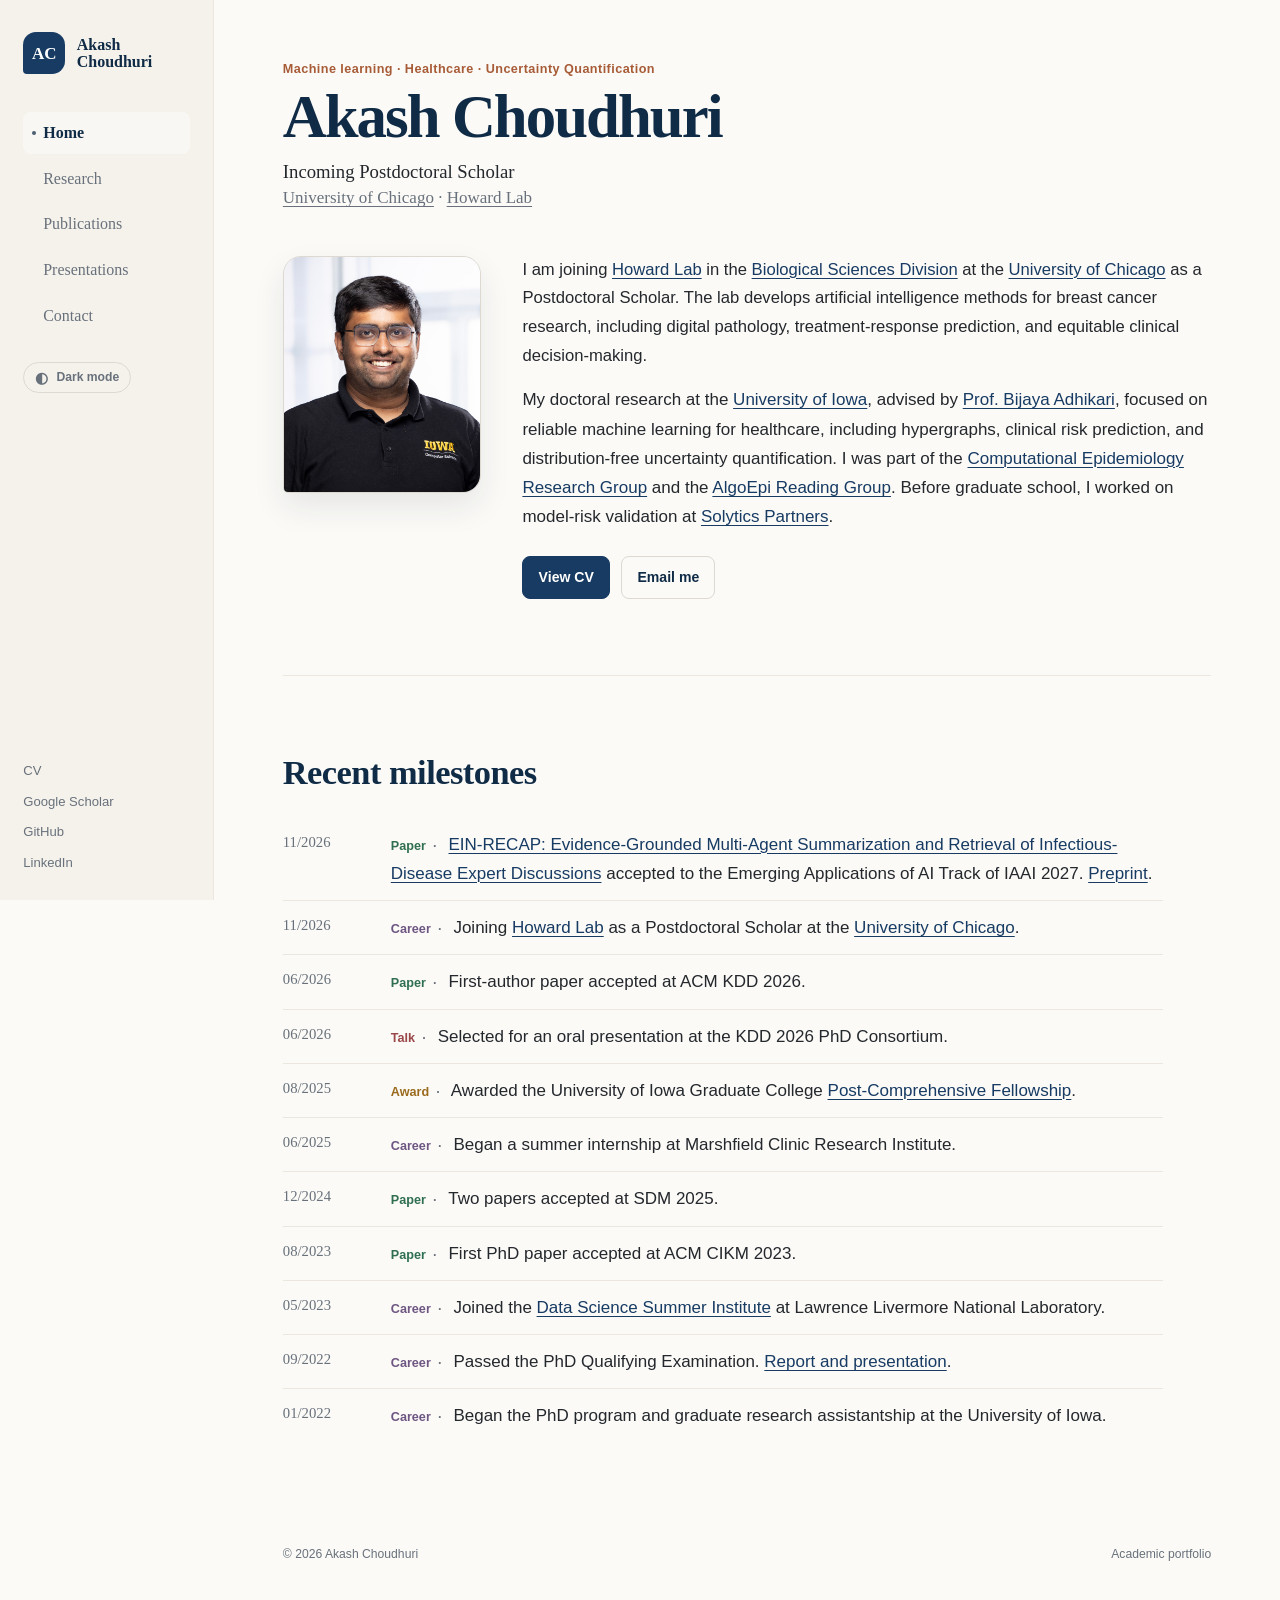
<file: index.html>
<!doctype html>
<html lang="en">
  <head>
    <meta charset="utf-8">
    <meta name="viewport" content="width=device-width, initial-scale=1">
    <meta name="description" content="Akash Choudhuri — incoming Postdoctoral Scholar at the University of Chicago, joining Howard Lab to work on trustworthy machine learning for healthcare and oncology.">
    <meta name="theme-color" content="#173b63">
    <title>Akash Choudhuri | Incoming Postdoctoral Scholar</title>
    <script>try{const t=localStorage.getItem("theme"),d=matchMedia("(prefers-color-scheme: dark)").matches;document.documentElement.dataset.theme=t||(d?"dark":"light")}catch(e){document.documentElement.dataset.theme="light"}</script>
    <link rel="stylesheet" href="assets/css/portfolio.css">
  </head>
  <body>
    <a class="skip-link" href="#main-content">Skip to content</a>
    <div class="site-shell">
      <aside class="sidebar" aria-label="Primary navigation">
        <a class="site-mark" href="index.html" aria-label="Akash Choudhuri — home"><span class="site-mark__monogram" aria-hidden="true">AC</span><span class="site-mark__name">Akash<br>Choudhuri</span></a>
        <nav class="nav-list">
          <a class="nav-link is-active" href="index.html" aria-current="page">Home</a>
          <a class="nav-link" href="research.html">Research</a>
          <a class="nav-link" href="publications.html">Publications</a>
          <a class="nav-link" href="presentations.html">Presentations</a>
          <a class="nav-link" href="contact.html">Contact</a>
        </nav>
        <button id="theme-toggle" class="theme-toggle" type="button" aria-pressed="false"><span class="theme-toggle__icon" aria-hidden="true">◐</span><span class="theme-toggle__label">Dark mode</span></button>
        <div class="sidebar-links" aria-label="External profiles">
          <a href="assets/Resume-39.pdf">CV</a><a href="https://scholar.google.com/citations?user=HaNARFsAAAAJ&amp;hl=en">Google Scholar</a><a href="https://github.com/Soothysay">GitHub</a><a href="https://www.linkedin.com/in/akash-choudhuri/">LinkedIn</a>
        </div>
      </aside>
      <main id="main-content" class="main-column">
        <section class="hero section-block">
          <div class="hero-heading">
            <p class="eyebrow">Machine learning · Healthcare · Uncertainty Quantification</p>
            <h1>Akash Choudhuri</h1>
            <p class="role">Incoming Postdoctoral Scholar</p>
            <p class="affiliation"><a href="https://www.uchicago.edu/">University of Chicago</a> · <a href="https://voices.uchicago.edu/howardlab/">Howard Lab</a></p>
          </div>
          <div class="profile-grid">
            <figure class="portrait-wrap"><img class="portrait" src="images/Choudhuri, Akash 40762.jpg" alt="Portrait of Akash Choudhuri" width="220" height="260"></figure>
            <div class="profile-copy">
              <p>I am joining <a href="https://voices.uchicago.edu/howardlab/">Howard Lab</a> in the <a href="https://biologicalsciences.uchicago.edu/">Biological Sciences Division</a> at the <a href="https://www.uchicago.edu/">University of Chicago</a> as a Postdoctoral Scholar. The lab develops artificial intelligence methods for breast cancer research, including digital pathology, treatment-response prediction, and equitable clinical decision-making.</p>
              <p>My doctoral research at the <a href="https://cs.uiowa.edu/">University of Iowa</a>, advised by <a href="https://homepage.divms.uiowa.edu/~badhikari/">Prof. Bijaya Adhikari</a>, focused on reliable machine learning for healthcare, including hypergraphs, clinical risk prediction, and distribution-free uncertainty quantification. I was part of the <a href="https://pisa.cs.uiowa.edu/compepi/">Computational Epidemiology Research Group</a> and the <a href="https://compepiuiowa.github.io/reading-group/">AlgoEpi Reading Group</a>. Before graduate school, I worked on model-risk validation at <a href="https://solytics-partners.com/">Solytics Partners</a>.</p>
              <div class="hero-actions"><a class="button button--primary" href="assets/Resume-39.pdf">View CV</a><a class="button" href="mailto:akash-choudhuri@uiowa.edu">Email me</a></div>
            </div>
          </div>
        </section>
        <section class="section-block" aria-labelledby="news-title">
          <div class="section-heading"><h2 id="news-title">Recent milestones</h2></div>
          <ol class="news-list">
            <li><time datetime="2026-11">11/2026</time><p><span class="news-tag news-tag--paper">Paper</span> <a href="https://www.medrxiv.org/content/10.64898/2026.11.05.26367381v1">EIN-RECAP: Evidence-Grounded Multi-Agent Summarization and Retrieval of Infectious-Disease Expert Discussions</a> accepted to the Emerging Applications of AI Track of IAAI 2027. <a href="https://www.medrxiv.org/content/10.64898/2026.11.05.26367381v1">Preprint</a>.</p></li>
            <li><time datetime="2026-11">11/2026</time><p><span class="news-tag news-tag--career">Career</span> Joining <a href="https://voices.uchicago.edu/howardlab/">Howard Lab</a> as a Postdoctoral Scholar at the <a href="https://www.uchicago.edu/">University of Chicago</a>.</p></li>
            <li><time datetime="2026-06">06/2026</time><p><span class="news-tag news-tag--paper">Paper</span> First-author paper accepted at ACM KDD 2026.</p></li>
            <li><time datetime="2026-06">06/2026</time><p><span class="news-tag news-tag--talk">Talk</span> Selected for an oral presentation at the KDD 2026 PhD Consortium.</p></li>
            <li><time datetime="2025-08">08/2025</time><p><span class="news-tag news-tag--award">Award</span> Awarded the University of Iowa Graduate College <a href="https://grad.uiowa.edu/funding/fellowships/post-comp">Post-Comprehensive Fellowship</a>.</p></li>
            <li><time datetime="2025-06">06/2025</time><p><span class="news-tag news-tag--career">Career</span> Began a summer internship at Marshfield Clinic Research Institute.</p></li>
            <li><time datetime="2024-12">12/2024</time><p><span class="news-tag news-tag--paper">Paper</span> Two papers accepted at SDM 2025.</p></li>
            <li><time datetime="2023-08">08/2023</time><p><span class="news-tag news-tag--paper">Paper</span> First PhD paper accepted at ACM CIKM 2023.</p></li>
            <li><time datetime="2023-05">05/2023</time><p><span class="news-tag news-tag--career">Career</span> Joined the <a href="https://data-science.llnl.gov/dssi">Data Science Summer Institute</a> at Lawrence Livermore National Laboratory.</p></li>
            <li><time datetime="2022-09">09/2022</time><p><span class="news-tag news-tag--career">Career</span> Passed the PhD Qualifying Examination. <a href="https://github.com/Soothysay/Qualifier-Exam-2022">Report and presentation</a>.</p></li>
            <li><time datetime="2022-01">01/2022</time><p><span class="news-tag news-tag--career">Career</span> Began the PhD program and graduate research assistantship at the University of Iowa.</p></li>
          </ol>
        </section>
        <footer class="site-footer"><p>© 2026 Akash Choudhuri</p><p>Academic portfolio</p></footer>
      </main>
    </div>
    <script src="assets/js/theme.js"></script>
  </body>
</html>
</file>
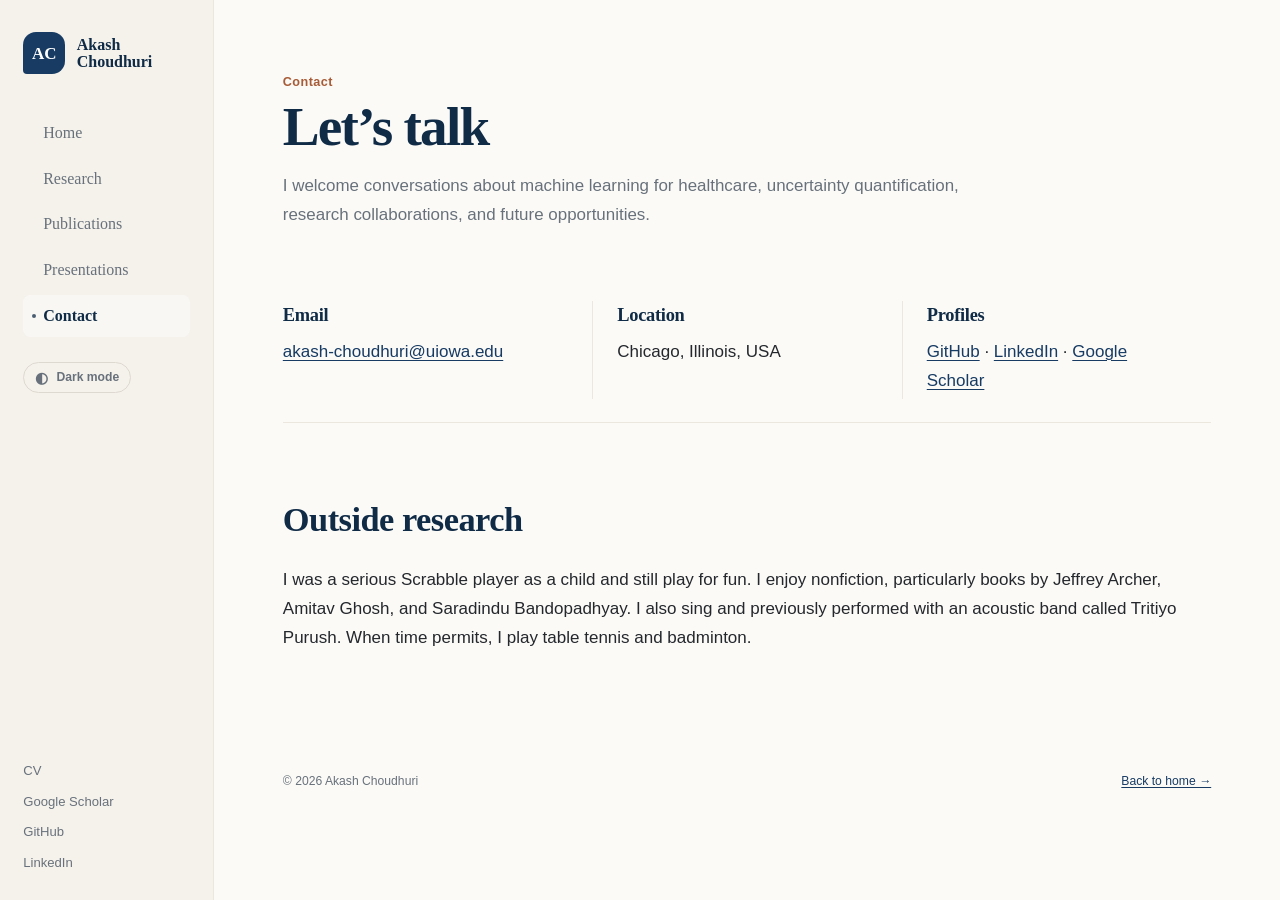
<file: contact.html>
<!doctype html>
<html lang="en">
  <head><meta charset="utf-8"><meta name="viewport" content="width=device-width, initial-scale=1"><meta name="description" content="Contact Akash Choudhuri and learn about his interests outside research."><meta name="theme-color" content="#173b63"><title>Contact | Akash Choudhuri</title><script>try{const t=localStorage.getItem("theme"),d=matchMedia("(prefers-color-scheme: dark)").matches;document.documentElement.dataset.theme=t||(d?"dark":"light")}catch(e){document.documentElement.dataset.theme="light"}</script><link rel="stylesheet" href="assets/css/portfolio.css"></head>
  <body><a class="skip-link" href="#main-content">Skip to content</a><div class="site-shell">
    <aside class="sidebar" aria-label="Primary navigation"><a class="site-mark" href="index.html" aria-label="Akash Choudhuri — home"><span class="site-mark__monogram" aria-hidden="true">AC</span><span class="site-mark__name">Akash<br>Choudhuri</span></a><nav class="nav-list"><a class="nav-link" href="index.html">Home</a><a class="nav-link" href="research.html">Research</a><a class="nav-link" href="publications.html">Publications</a><a class="nav-link" href="presentations.html">Presentations</a><a class="nav-link is-active" href="contact.html" aria-current="page">Contact</a></nav><button id="theme-toggle" class="theme-toggle" type="button" aria-pressed="false"><span class="theme-toggle__icon" aria-hidden="true">◐</span><span class="theme-toggle__label">Dark mode</span></button><div class="sidebar-links" aria-label="External profiles"><a href="assets/Resume-39.pdf">CV</a><a href="https://scholar.google.com/citations?user=HaNARFsAAAAJ&amp;hl=en">Google Scholar</a><a href="https://github.com/Soothysay">GitHub</a><a href="https://www.linkedin.com/in/akash-choudhuri/">LinkedIn</a></div></aside>
    <main id="main-content" class="main-column page-main"><header class="page-header"><p class="eyebrow">Contact</p><h1>Let’s talk</h1><p>I welcome conversations about machine learning for healthcare, uncertainty quantification, research collaborations, and future opportunities.</p></header>
      <section class="section-block contact-card"><div><h2>Email</h2><a href="mailto:akash-choudhuri@uiowa.edu">akash-choudhuri@uiowa.edu</a></div><div><h2>Location</h2><p>Chicago, Illinois, USA</p></div><div><h2>Profiles</h2><p><a href="https://github.com/Soothysay">GitHub</a> · <a href="https://www.linkedin.com/in/akash-choudhuri/">LinkedIn</a> · <a href="https://scholar.google.com/citations?user=HaNARFsAAAAJ&amp;hl=en">Google Scholar</a></p></div></section>
      <section class="section-block"><div class="section-heading"><h2>Outside research</h2></div><p>I was a serious Scrabble player as a child and still play for fun. I enjoy nonfiction, particularly books by Jeffrey Archer, Amitav Ghosh, and Saradindu Bandopadhyay. I also sing and previously performed with an acoustic band called Tritiyo Purush. When time permits, I play table tennis and badminton.</p></section>
      <footer class="site-footer"><p>© 2026 Akash Choudhuri</p><p><a href="index.html">Back to home →</a></p></footer>
    </main>
  </div><script src="assets/js/theme.js"></script></body>
</html>
</file>
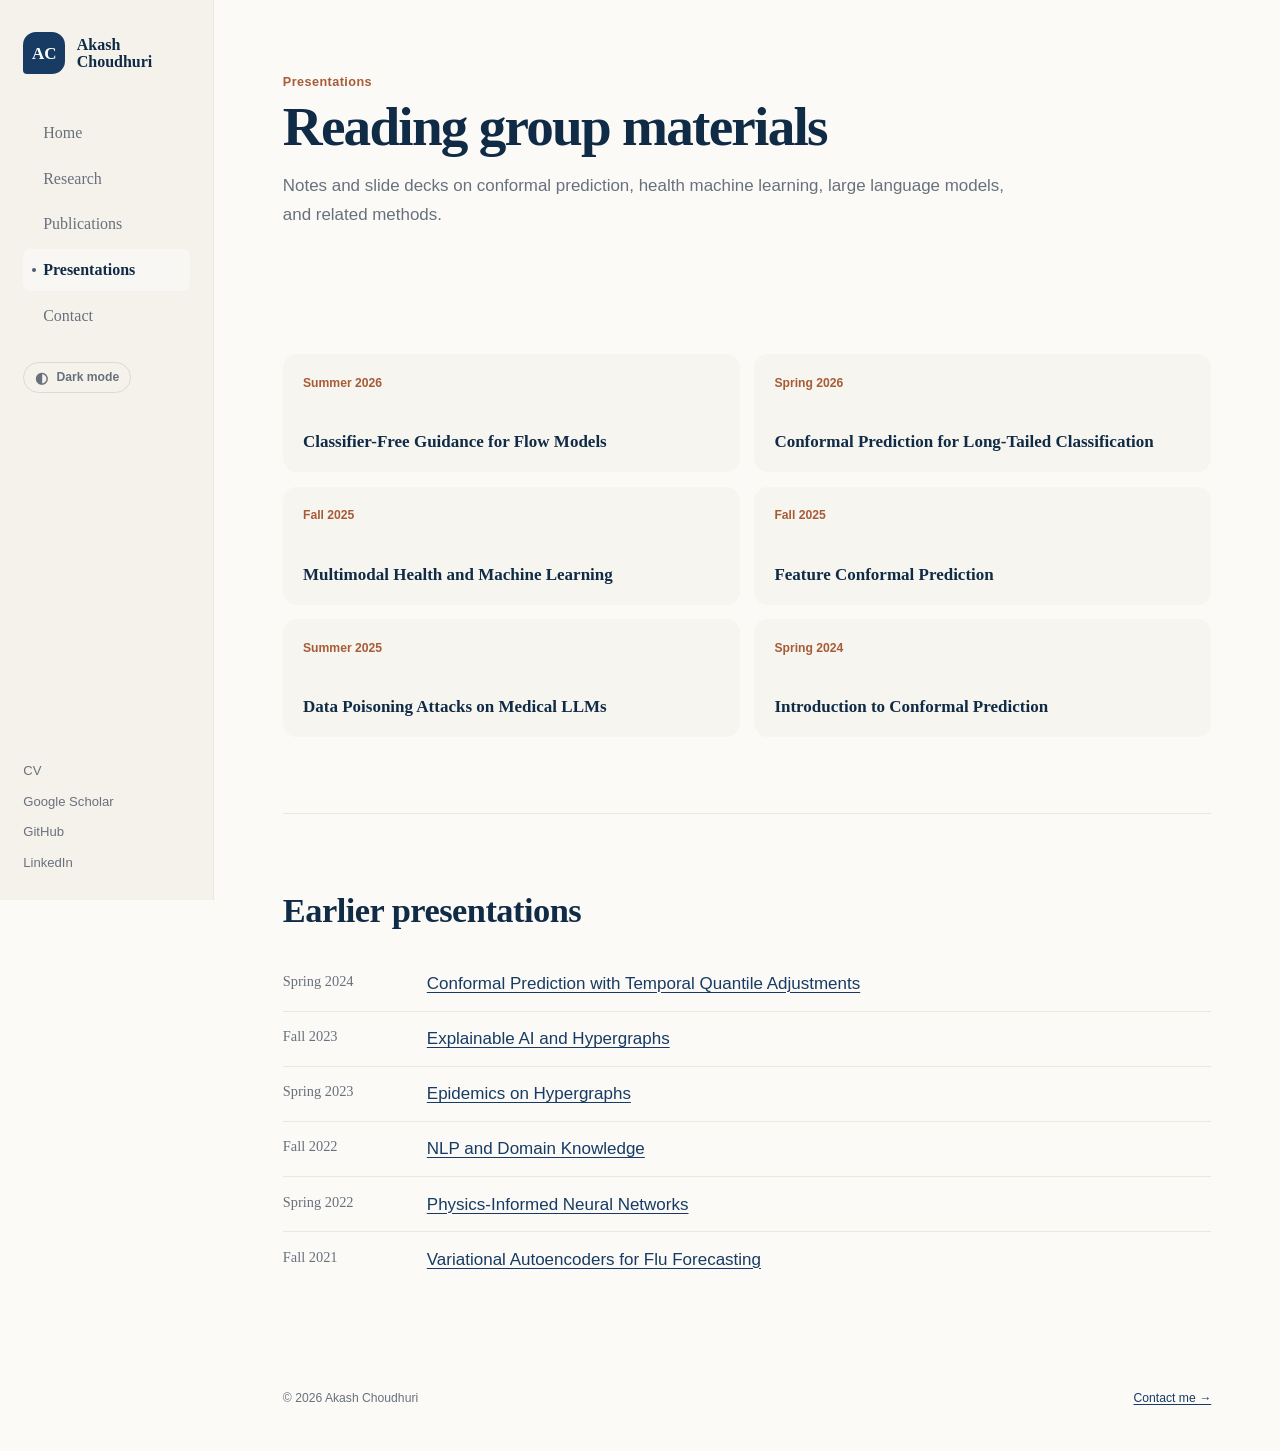
<file: presentations.html>
<!doctype html>
<html lang="en">
  <head><meta charset="utf-8"><meta name="viewport" content="width=device-width, initial-scale=1"><meta name="description" content="Reading group presentations and notes by Akash Choudhuri."><meta name="theme-color" content="#173b63"><title>Presentations | Akash Choudhuri</title><script>try{const t=localStorage.getItem("theme"),d=matchMedia("(prefers-color-scheme: dark)").matches;document.documentElement.dataset.theme=t||(d?"dark":"light")}catch(e){document.documentElement.dataset.theme="light"}</script><link rel="stylesheet" href="assets/css/portfolio.css"></head>
  <body><a class="skip-link" href="#main-content">Skip to content</a><div class="site-shell">
    <aside class="sidebar" aria-label="Primary navigation"><a class="site-mark" href="index.html" aria-label="Akash Choudhuri — home"><span class="site-mark__monogram" aria-hidden="true">AC</span><span class="site-mark__name">Akash<br>Choudhuri</span></a><nav class="nav-list"><a class="nav-link" href="index.html">Home</a><a class="nav-link" href="research.html">Research</a><a class="nav-link" href="publications.html">Publications</a><a class="nav-link is-active" href="presentations.html" aria-current="page">Presentations</a><a class="nav-link" href="contact.html">Contact</a></nav><button id="theme-toggle" class="theme-toggle" type="button" aria-pressed="false"><span class="theme-toggle__icon" aria-hidden="true">◐</span><span class="theme-toggle__label">Dark mode</span></button><div class="sidebar-links" aria-label="External profiles"><a href="assets/Resume-39.pdf">CV</a><a href="https://scholar.google.com/citations?user=HaNARFsAAAAJ&amp;hl=en">Google Scholar</a><a href="https://github.com/Soothysay">GitHub</a><a href="https://www.linkedin.com/in/akash-choudhuri/">LinkedIn</a></div></aside>
    <main id="main-content" class="main-column page-main"><header class="page-header"><p class="eyebrow">Presentations</p><h1>Reading group materials</h1><p>Notes and slide decks on conformal prediction, health machine learning, large language models, and related methods.</p></header>
      <section class="section-block"><div class="presentation-grid">
        <a class="presentation" href="assets/CFG.pdf"><span>Summer 2026</span><strong>Classifier-Free Guidance for Flow Models</strong></a>
        <a class="presentation" href="assets/Reading Group Spring 2026.pdf"><span>Spring 2026</span><strong>Conformal Prediction for Long-Tailed Classification</strong></a>
        <a class="presentation" href="assets/Reading Group Fall 2025.pdf"><span>Fall 2025</span><strong>Multimodal Health and Machine Learning</strong></a>
        <a class="presentation" href="assets/Reading Group Fall 2025_2.pdf"><span>Fall 2025</span><strong>Feature Conformal Prediction</strong></a>
        <a class="presentation" href="assets/Journal Club Pres_ MCRI.pptx"><span>Summer 2025</span><strong>Data Poisoning Attacks on Medical LLMs</strong></a>
        <a class="presentation" href="assets/Conformal Inference.pptx"><span>Spring 2024</span><strong>Introduction to Conformal Prediction</strong></a>
      </div></section>
      <section class="section-block"><div class="section-heading"><h2>Earlier presentations</h2></div><ul class="resource-list">
        <li><span>Spring 2024</span><a href="assets/Conformal Prediction with Temporal Quantile Adjustments.pptx">Conformal Prediction with Temporal Quantile Adjustments</a></li>
        <li><span>Fall 2023</span><a href="assets/AlgoEpi.pptx">Explainable AI and Hypergraphs</a></li>
        <li><span>Spring 2023</span><a href="assets/AlgoEpi Presentation Spring 2023.pptx">Epidemics on Hypergraphs</a></li>
        <li><span>Fall 2022</span><a href="assets/Algo_epi Presentation.pptx">NLP and Domain Knowledge</a></li>
        <li><span>Spring 2022</span><a href="assets/SBINN Presentation Reading Group.pdf">Physics-Informed Neural Networks</a></li>
        <li><span>Fall 2021</span><a href="assets/Week10_2021_10_27_NEURIPS_ EPIFNP.pdf">Variational Autoencoders for Flu Forecasting</a></li>
      </ul></section><footer class="site-footer"><p>© 2026 Akash Choudhuri</p><p><a href="contact.html">Contact me →</a></p></footer>
    </main>
  </div><script src="assets/js/theme.js"></script></body>
</html>
</file>
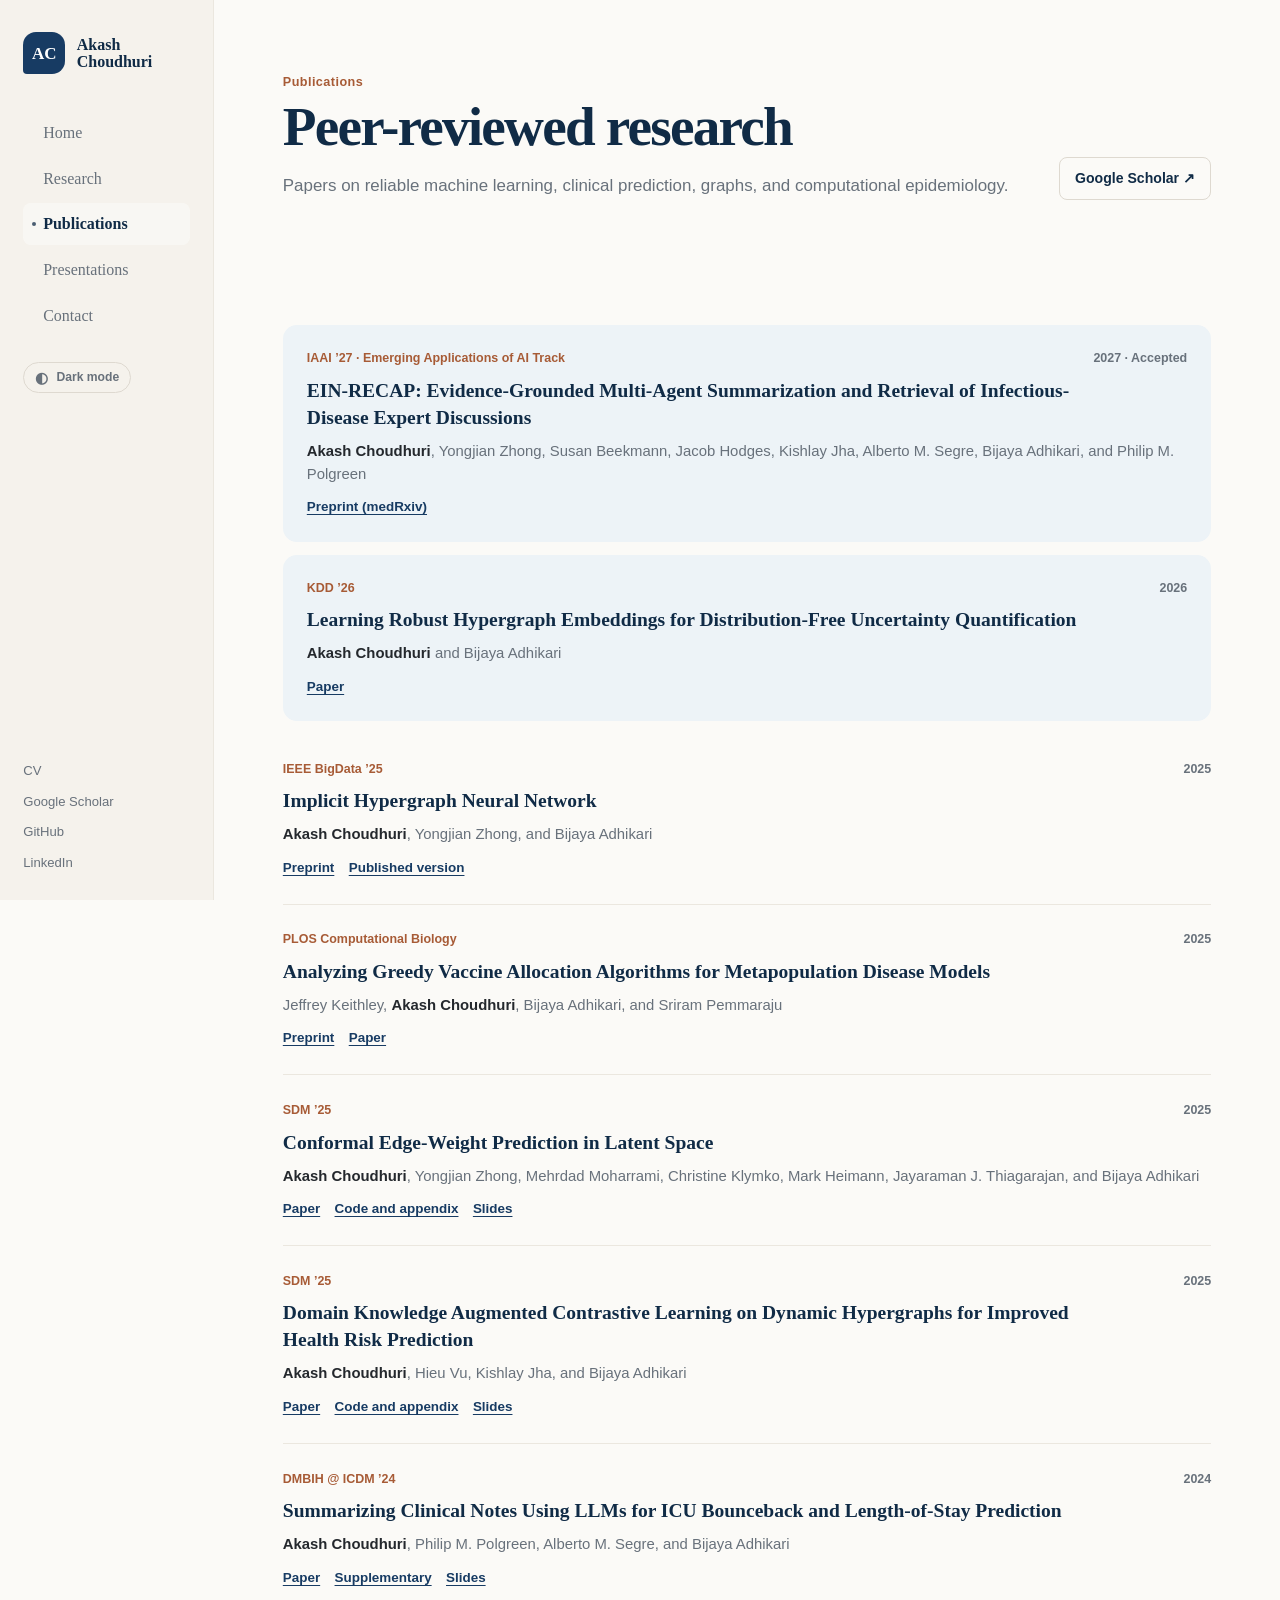
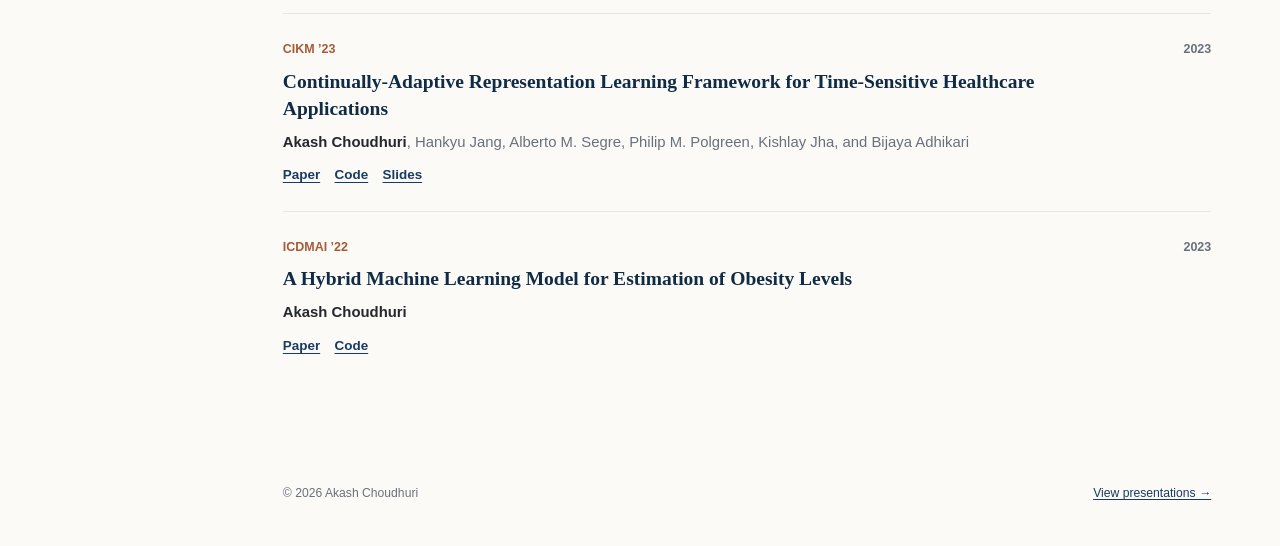
<file: publications.html>
<!doctype html>
<html lang="en">
  <head><meta charset="utf-8"><meta name="viewport" content="width=device-width, initial-scale=1"><meta name="description" content="Publications by Akash Choudhuri in machine learning, healthcare, graphs, and uncertainty quantification."><meta name="theme-color" content="#173b63"><title>Publications | Akash Choudhuri</title><script>try{const t=localStorage.getItem("theme"),d=matchMedia("(prefers-color-scheme: dark)").matches;document.documentElement.dataset.theme=t||(d?"dark":"light")}catch(e){document.documentElement.dataset.theme="light"}</script><link rel="stylesheet" href="assets/css/portfolio.css"></head>
  <body><a class="skip-link" href="#main-content">Skip to content</a><div class="site-shell">
    <aside class="sidebar" aria-label="Primary navigation"><a class="site-mark" href="index.html" aria-label="Akash Choudhuri — home"><span class="site-mark__monogram" aria-hidden="true">AC</span><span class="site-mark__name">Akash<br>Choudhuri</span></a><nav class="nav-list"><a class="nav-link" href="index.html">Home</a><a class="nav-link" href="research.html">Research</a><a class="nav-link is-active" href="publications.html" aria-current="page">Publications</a><a class="nav-link" href="presentations.html">Presentations</a><a class="nav-link" href="contact.html">Contact</a></nav><button id="theme-toggle" class="theme-toggle" type="button" aria-pressed="false"><span class="theme-toggle__icon" aria-hidden="true">◐</span><span class="theme-toggle__label">Dark mode</span></button><div class="sidebar-links" aria-label="External profiles"><a href="assets/Resume-39.pdf">CV</a><a href="https://scholar.google.com/citations?user=HaNARFsAAAAJ&amp;hl=en">Google Scholar</a><a href="https://github.com/Soothysay">GitHub</a><a href="https://www.linkedin.com/in/akash-choudhuri/">LinkedIn</a></div></aside>
    <main id="main-content" class="main-column page-main"><header class="page-header page-header--split"><div><p class="eyebrow">Publications</p><h1>Peer-reviewed research</h1><p>Papers on reliable machine learning, clinical prediction, graphs, and computational epidemiology.</p></div><a class="button" href="https://scholar.google.com/citations?user=HaNARFsAAAAJ&amp;hl=en">Google Scholar ↗</a></header>
      <section class="section-block publication-list">
        <article class="publication publication--featured"><div class="publication-meta"><span class="venue">IAAI ’27 · Emerging Applications of AI Track</span><span>2027 · Accepted</span></div><h3>EIN-RECAP: Evidence-Grounded Multi-Agent Summarization and Retrieval of Infectious-Disease Expert Discussions</h3><p class="authors"><strong>Akash Choudhuri</strong>, Yongjian Zhong, Susan Beekmann, Jacob Hodges, Kishlay Jha, Alberto M. Segre, Bijaya Adhikari, and Philip M. Polgreen</p><p class="publication-links"><a href="https://www.medrxiv.org/content/10.64898/2026.11.05.26367381v1">Preprint (medRxiv)</a></p></article>
        <article class="publication publication--featured"><div class="publication-meta"><span class="venue">KDD ’26</span><span>2026</span></div><h3>Learning Robust Hypergraph Embeddings for Distribution-Free Uncertainty Quantification</h3><p class="authors"><strong>Akash Choudhuri</strong> and Bijaya Adhikari</p><p class="publication-links"><a href="https://dl.acm.org/doi/10.1145/3770855.3818095">Paper</a></p></article>
        <article class="publication"><div class="publication-meta"><span class="venue">IEEE BigData ’25</span><span>2025</span></div><h3>Implicit Hypergraph Neural Network</h3><p class="authors"><strong>Akash Choudhuri</strong>, Yongjian Zhong, and Bijaya Adhikari</p><p class="publication-links"><a href="https://arxiv.org/abs/2508.14101">Preprint</a><a href="https://ieeexplore.ieee.org/document/11402530">Published version</a></p></article>
        <article class="publication"><div class="publication-meta"><span class="venue">PLOS Computational Biology</span><span>2025</span></div><h3>Analyzing Greedy Vaccine Allocation Algorithms for Metapopulation Disease Models</h3><p class="authors">Jeffrey Keithley, <strong>Akash Choudhuri</strong>, Bijaya Adhikari, and Sriram Pemmaraju</p><p class="publication-links"><a href="https://www.medrxiv.org/content/10.1101/2024.10.12.24315394v1">Preprint</a><a href="https://journals.plos.org/ploscompbiol/article?id=10.1371/journal.pcbi.1012539">Paper</a></p></article>
        <article class="publication"><div class="publication-meta"><span class="venue">SDM ’25</span><span>2025</span></div><h3>Conformal Edge-Weight Prediction in Latent Space</h3><p class="authors"><strong>Akash Choudhuri</strong>, Yongjian Zhong, Mehrdad Moharrami, Christine Klymko, Mark Heimann, Jayaraman J. Thiagarajan, and Bijaya Adhikari</p><p class="publication-links"><a href="https://epubs.siam.org/doi/epdf/10.1137/1.9781611978520.15">Paper</a><a href="https://github.com/Soothysay/Edge-CP">Code and appendix</a><a href="assets/SDM2025_Pres_conformal.pdf">Slides</a></p></article>
        <article class="publication"><div class="publication-meta"><span class="venue">SDM ’25</span><span>2025</span></div><h3>Domain Knowledge Augmented Contrastive Learning on Dynamic Hypergraphs for Improved Health Risk Prediction</h3><p class="authors"><strong>Akash Choudhuri</strong>, Hieu Vu, Kishlay Jha, and Bijaya Adhikari</p><p class="publication-links"><a href="https://epubs.siam.org/doi/epdf/10.1137/1.9781611978520.52">Paper</a><a href="https://github.com/Soothysay/HyperHAI">Code and appendix</a><a href="assets/SDM2025_Pres_contra.pdf">Slides</a></p></article>
        <article class="publication"><div class="publication-meta"><span class="venue">DMBIH @ ICDM ’24</span><span>2024</span></div><h3>Summarizing Clinical Notes Using LLMs for ICU Bounceback and Length-of-Stay Prediction</h3><p class="authors"><strong>Akash Choudhuri</strong>, Philip M. Polgreen, Alberto M. Segre, and Bijaya Adhikari</p><p class="publication-links"><a href="assets/ICDM_Workshop_Paper_main.pdf">Paper</a><a href="assets/ICDM_Workshop_Paper_supplementary.pdf">Supplementary</a><a href="assets/ICDMW_Pres.pdf">Slides</a></p></article>
        <article class="publication"><div class="publication-meta"><span class="venue">CIKM ’23</span><span>2023</span></div><h3>Continually-Adaptive Representation Learning Framework for Time-Sensitive Healthcare Applications</h3><p class="authors"><strong>Akash Choudhuri</strong>, Hankyu Jang, Alberto M. Segre, Philip M. Polgreen, Kishlay Jha, and Bijaya Adhikari</p><p class="publication-links"><a href="https://dl.acm.org/doi/10.1145/3583780.3615464">Paper</a><a href="https://github.com/Soothysay/CL-EHR">Code</a><a href="images/CIKM_Pres.pdf">Slides</a></p></article>
        <article class="publication"><div class="publication-meta"><span class="venue">ICDMAI ’22</span><span>2023</span></div><h3>A Hybrid Machine Learning Model for Estimation of Obesity Levels</h3><p class="authors"><strong>Akash Choudhuri</strong></p><p class="publication-links"><a href="https://doi.org/10.1007/978-981-19-2600-6_22">Paper</a><a href="https://github.com/Soothysay/HybridObe">Code</a></p></article>
      </section><footer class="site-footer"><p>© 2026 Akash Choudhuri</p><p><a href="presentations.html">View presentations →</a></p></footer>
    </main>
  </div><script src="assets/js/theme.js"></script></body>
</html>
</file>
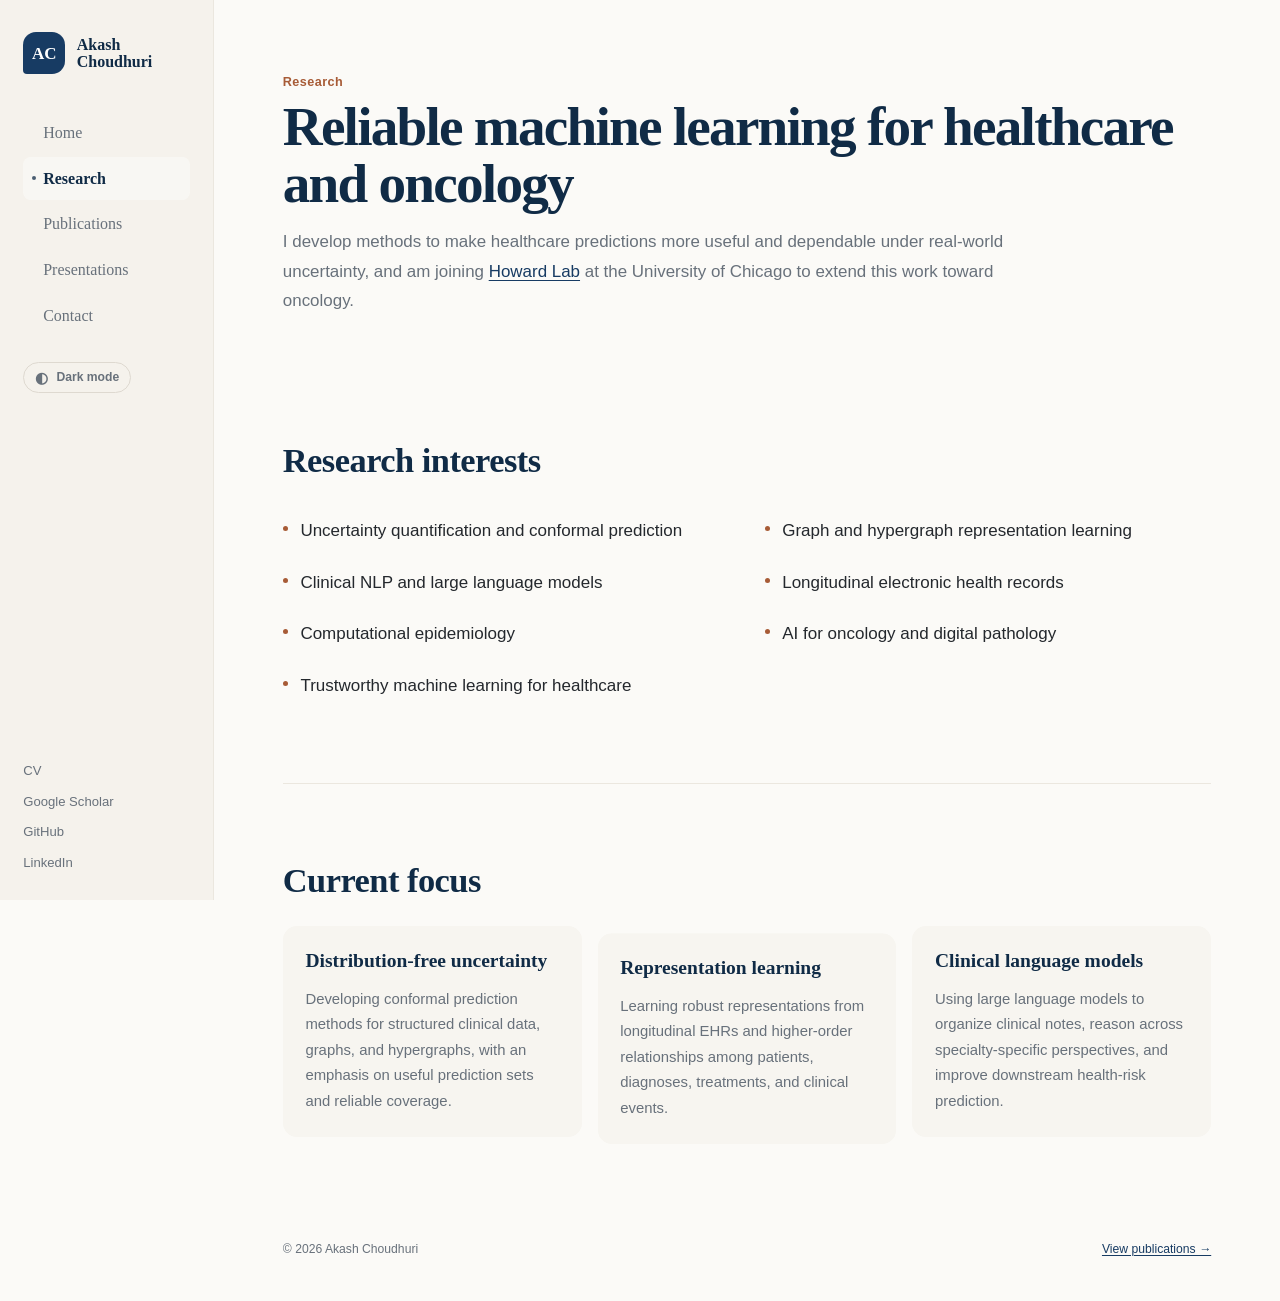
<file: research.html>
<!doctype html>
<html lang="en">
  <head>
    <meta charset="utf-8"><meta name="viewport" content="width=device-width, initial-scale=1"><meta name="description" content="Research interests and focus areas of Akash Choudhuri."><meta name="theme-color" content="#173b63">
    <title>Research | Akash Choudhuri</title>
    <script>try{const t=localStorage.getItem("theme"),d=matchMedia("(prefers-color-scheme: dark)").matches;document.documentElement.dataset.theme=t||(d?"dark":"light")}catch(e){document.documentElement.dataset.theme="light"}</script>
    <link rel="stylesheet" href="assets/css/portfolio.css">
  </head>
  <body><a class="skip-link" href="#main-content">Skip to content</a><div class="site-shell">
    <aside class="sidebar" aria-label="Primary navigation">
      <a class="site-mark" href="index.html" aria-label="Akash Choudhuri — home"><span class="site-mark__monogram" aria-hidden="true">AC</span><span class="site-mark__name">Akash<br>Choudhuri</span></a>
      <nav class="nav-list"><a class="nav-link" href="index.html">Home</a><a class="nav-link is-active" href="research.html" aria-current="page">Research</a><a class="nav-link" href="publications.html">Publications</a><a class="nav-link" href="presentations.html">Presentations</a><a class="nav-link" href="contact.html">Contact</a></nav>
      <button id="theme-toggle" class="theme-toggle" type="button" aria-pressed="false"><span class="theme-toggle__icon" aria-hidden="true">◐</span><span class="theme-toggle__label">Dark mode</span></button>
      <div class="sidebar-links" aria-label="External profiles"><a href="assets/Resume-39.pdf">CV</a><a href="https://scholar.google.com/citations?user=HaNARFsAAAAJ&amp;hl=en">Google Scholar</a><a href="https://github.com/Soothysay">GitHub</a><a href="https://www.linkedin.com/in/akash-choudhuri/">LinkedIn</a></div>
    </aside>
    <main id="main-content" class="main-column page-main">
      <header class="page-header"><p class="eyebrow">Research</p><h1>Reliable machine learning for healthcare and oncology</h1><p>I develop methods to make healthcare predictions more useful and dependable under real-world uncertainty, and am joining <a href="https://voices.uchicago.edu/howardlab/">Howard Lab</a> at the University of Chicago to extend this work toward oncology.</p></header>
      <section class="section-block"><div class="section-heading"><h2>Research interests</h2></div>
        <ul class="interest-grid">
          <li>Uncertainty quantification and conformal prediction</li><li>Graph and hypergraph representation learning</li><li>Clinical NLP and large language models</li><li>Longitudinal electronic health records</li><li>Computational epidemiology</li><li>AI for oncology and digital pathology</li><li>Trustworthy machine learning for healthcare</li>
        </ul>
      </section>
      <section class="section-block"><div class="section-heading"><h2>Current focus</h2></div><div class="focus-grid">
        <article><h3>Distribution-free uncertainty</h3><p>Developing conformal prediction methods for structured clinical data, graphs, and hypergraphs, with an emphasis on useful prediction sets and reliable coverage.</p></article>
        <article><h3>Representation learning</h3><p>Learning robust representations from longitudinal EHRs and higher-order relationships among patients, diagnoses, treatments, and clinical events.</p></article>
        <article><h3>Clinical language models</h3><p>Using large language models to organize clinical notes, reason across specialty-specific perspectives, and improve downstream health-risk prediction.</p></article>
      </div></section>
      <footer class="site-footer"><p>© 2026 Akash Choudhuri</p><p><a href="publications.html">View publications →</a></p></footer>
    </main>
  </div><script src="assets/js/theme.js"></script></body>
</html>
</file>
<file: assets/css/portfolio.css>
:root {
  --navy: #173b63;
  --navy-dark: #102b46;
  --ink: #24282d;
  --muted: #68717b;
  --line: #ded9d0;
  --line-soft: #ebe7df;
  --paper: #fbfaf7;
  --sidebar: #f5f2ec;
  --surface: #f7f5f0;
  --surface-hover: #f0ece4;
  --soft-blue: #edf3f7;
  --accent: #a75b36;
  --gold: #9a6a1d;
  --green: #2f6f50;
  --red: #9a4747;
  --violet: #6e5682;
  --on-accent: #ffffff;
  --contact-bg: #17324b;
  --contact-text: #f8f7f4;
  --serif: "Iowan Old Style", "Palatino Linotype", Palatino, Georgia, serif;
  --sans: Inter, ui-sans-serif, -apple-system, BlinkMacSystemFont, "Segoe UI", sans-serif;
  --content: 1030px;
  --sidebar-width: 214px;
  --radius-sm: 8px;
  --radius-md: 14px;
}

html[data-theme="dark"] {
  color-scheme: dark;
  --navy: #9bc5ea;
  --navy-dark: #e2edf6;
  --ink: #e8e5df;
  --muted: #adb6bf;
  --line: #3b4650;
  --line-soft: #2c363f;
  --paper: #11181e;
  --sidebar: #172129;
  --surface: #182229;
  --surface-hover: #202d36;
  --soft-blue: #1c2d3a;
  --accent: #df956e;
  --gold: #d5aa62;
  --green: #74c395;
  --red: #e58c8c;
  --violet: #c0a3d6;
  --on-accent: #102438;
  --contact-bg: #1b344b;
  --contact-text: #f5f7f8;
}

* {
  box-sizing: border-box;
}

html {
  scroll-behavior: smooth;
}

body {
  margin: 0;
  color: var(--ink);
  background: var(--paper);
  font-family: var(--sans);
  font-size: 17px;
  line-height: 1.72;
  text-rendering: optimizeLegibility;
  transition: color 180ms ease, background-color 180ms ease;
}

a {
  color: var(--navy);
  text-underline-offset: 0.19em;
  text-decoration-thickness: 1px;
}

a:hover {
  color: var(--navy-dark);
  text-decoration-thickness: 1.5px;
}

a:focus-visible,
button:focus-visible,
summary:focus-visible {
  outline: 3px solid color-mix(in srgb, var(--navy) 32%, transparent);
  outline-offset: 3px;
}

.skip-link {
  position: fixed;
  top: 0.75rem;
  left: 0.75rem;
  z-index: 100;
  padding: 0.55rem 0.8rem;
  color: white;
  background: #0d2a49;
  border-radius: var(--radius-sm);
  transform: translateY(-160%);
}

.skip-link:focus {
  transform: translateY(0);
}

.site-shell {
  min-height: 100vh;
}

.sidebar {
  position: fixed;
  inset: 0 auto 0 0;
  z-index: 10;
  display: flex;
  width: var(--sidebar-width);
  flex-direction: column;
  padding: 2rem 1.45rem 1.6rem;
  overflow-y: auto;
  background: var(--sidebar);
  border-right: 1px solid var(--line-soft);
}

.site-mark {
  display: flex;
  gap: 0.72rem;
  align-items: center;
  margin-bottom: 2.35rem;
  color: var(--navy-dark);
  text-decoration: none;
}

.site-mark:hover {
  color: var(--navy-dark);
  text-decoration: none;
}

.site-mark__monogram {
  display: grid;
  width: 42px;
  height: 42px;
  flex: 0 0 42px;
  place-items: center;
  color: var(--on-accent);
  background: var(--navy);
  border-radius: 13px 13px 13px 4px;
  font-family: var(--serif);
  font-weight: 700;
  line-height: 1;
}

.site-mark__name {
  font-family: var(--serif);
  font-size: 1rem;
  font-weight: 650;
  line-height: 1.08;
}

.nav-list {
  display: grid;
  gap: 0.22rem;
}

.nav-link {
  position: relative;
  display: block;
  padding: 0.46rem 0.65rem 0.46rem 1.25rem;
  color: var(--muted);
  border-radius: 8px;
  font-family: var(--serif);
  font-size: 1rem;
  text-decoration: none;
}

.nav-link::before {
  position: absolute;
  top: 50%;
  left: 0.55rem;
  width: 4px;
  height: 4px;
  background: currentColor;
  border-radius: 50%;
  content: "";
  opacity: 0;
  transform: translateY(-50%);
}

.nav-link:hover,
.nav-link.is-active {
  color: var(--navy-dark);
  background: color-mix(in srgb, var(--paper) 66%, transparent);
}

.nav-link.is-active {
  font-weight: 700;
}

.nav-link.is-active::before {
  opacity: 0.75;
}

.theme-toggle {
  display: flex;
  width: fit-content;
  align-items: center;
  gap: 0.5rem;
  margin-top: 1.55rem;
  padding: 0.45rem 0.7rem;
  color: var(--muted);
  background: transparent;
  border: 1px solid var(--line);
  border-radius: 999px;
  cursor: pointer;
  font: 650 0.76rem/1.2 var(--sans);
}

.theme-toggle:hover {
  color: var(--navy-dark);
  background: color-mix(in srgb, var(--paper) 55%, transparent);
}

.theme-toggle__icon {
  font-size: 0.95rem;
  line-height: 1;
}

.sidebar-links {
  display: grid;
  gap: 0.5rem;
  margin-top: auto;
  padding-top: 2.6rem;
  font-size: 0.82rem;
}

.sidebar-links a {
  color: var(--muted);
  text-decoration: none;
}

.sidebar-links a:hover {
  color: var(--navy);
}

.main-column {
  width: calc(100% - var(--sidebar-width));
  max-width: calc(var(--content) + var(--sidebar-width));
  margin-left: var(--sidebar-width);
  padding: 0 4.3rem;
}

.section-block {
  padding: 4.75rem 0;
  scroll-margin-top: 1rem;
}

.section-block + .section-block {
  border-top: 1px solid var(--line-soft);
}

.page-main {
  min-height: 100vh;
}

.page-header {
  padding: 4.6rem 0 3.1rem;
}

.page-header h1 {
  max-width: 900px;
  margin-bottom: 0.9rem;
  font-size: clamp(2.2rem, 4.5vw, 3.45rem);
}

.page-header > p:last-child,
.page-header > div > p:last-child {
  max-width: 740px;
  margin-bottom: 0;
  color: var(--muted);
  font-size: 1.06rem;
}

.page-header--split {
  display: flex;
  gap: 2rem;
  align-items: end;
  justify-content: space-between;
}

.hero {
  padding-top: 3.8rem;
}

.hero-heading {
  max-width: 780px;
  padding-bottom: 0.5rem;
}

.eyebrow,
.section-number {
  margin: 0 0 0.5rem;
  color: var(--accent);
  font-size: 0.79rem;
  font-weight: 700;
  letter-spacing: 0.035em;
  line-height: 1.4;
  text-transform: none;
}

h1,
h2,
h3,
p {
  margin-top: 0;
}

h1,
h2,
h3 {
  color: var(--navy-dark);
  font-family: var(--serif);
}

h1 {
  margin-bottom: 0.15rem;
  font-size: clamp(2.45rem, 5vw, 3.8rem);
  line-height: 1.03;
  letter-spacing: -0.032em;
}

h2 {
  margin: 0;
  font-size: clamp(1.65rem, 3vw, 2.15rem);
  line-height: 1.18;
  letter-spacing: -0.015em;
}

h3 {
  font-size: 1.22rem;
  line-height: 1.38;
}

.role,
.affiliation {
  margin: 0;
  font-family: var(--serif);
  line-height: 1.45;
}

.role {
  margin-top: 0.55rem;
  color: var(--ink);
  font-size: 1.17rem;
}

.affiliation {
  margin-top: 0.08rem;
  color: var(--muted);
}

.affiliation a {
  color: inherit;
}

.profile-grid {
  display: grid;
  grid-template-columns: 198px minmax(0, 1fr);
  gap: 2.6rem;
  align-items: start;
  padding-top: 2.3rem;
}

.portrait-wrap {
  margin: 0;
  padding: 0;
  background: transparent;
}

.portrait {
  display: block;
  width: 100%;
  height: auto;
  aspect-ratio: 5 / 6;
  object-fit: cover;
  object-position: center top;
  background: var(--soft-blue);
  border: 1px solid var(--line);
  border-radius: 18px 18px 18px 5px;
  box-shadow: 0 14px 32px rgba(25, 38, 50, 0.09);
}

html[data-theme="dark"] .portrait {
  box-shadow: 0 14px 32px rgba(0, 0, 0, 0.22);
}

.profile-copy {
  max-width: 720px;
}

.profile-copy p {
  margin-bottom: 0.95rem;
}

.profile-copy p:first-child {
  font-size: 1.04rem;
}

.hero-actions {
  display: flex;
  flex-wrap: wrap;
  gap: 0.7rem;
  margin-top: 1.55rem;
}

.button {
  display: inline-flex;
  min-height: 42px;
  align-items: center;
  justify-content: center;
  padding: 0.5rem 0.95rem;
  color: var(--navy-dark);
  background: transparent;
  border: 1px solid var(--line);
  border-radius: var(--radius-sm);
  font-size: 0.88rem;
  font-weight: 650;
  text-decoration: none;
  transition: transform 120ms ease, background-color 120ms ease, border-color 120ms ease;
}

.button:hover {
  color: var(--navy-dark);
  background: var(--surface);
  border-color: color-mix(in srgb, var(--navy) 55%, var(--line));
  text-decoration: none;
  transform: translateY(-1px);
}

.button--primary {
  color: var(--on-accent);
  background: var(--navy);
  border-color: var(--navy);
}

.button--primary:hover {
  color: var(--on-accent);
  background: var(--navy-dark);
  border-color: var(--navy-dark);
}

.section-heading {
  display: flex;
  gap: 1rem;
  align-items: baseline;
  margin-bottom: 1.6rem;
}

.section-heading .section-number {
  margin: 0;
}

.section-heading--split {
  justify-content: space-between;
  align-items: end;
}

.section-heading--split > div {
  display: flex;
  gap: 1rem;
  align-items: baseline;
}

.text-link {
  flex: 0 0 auto;
  font-size: 0.86rem;
  font-weight: 650;
}

.section-intro {
  max-width: 760px;
  color: var(--muted);
  font-size: 1.05rem;
}

.interest-grid {
  display: grid;
  grid-template-columns: repeat(2, minmax(0, 1fr));
  gap: 0.6rem 2.2rem;
  margin: 1.8rem 0 0;
  padding: 0;
  list-style: none;
}

.interest-grid li {
  position: relative;
  padding: 0.4rem 0 0.4rem 1.1rem;
}

.interest-grid li::before {
  position: absolute;
  top: 1.02rem;
  left: 0;
  width: 5px;
  height: 5px;
  background: var(--accent);
  border-radius: 50%;
  content: "";
}

.directory-grid {
  display: grid;
  grid-template-columns: repeat(2, minmax(0, 1fr));
  gap: 0.9rem;
}

.directory-card {
  display: flex;
  min-height: 170px;
  flex-direction: column;
  padding: 1.25rem 1.35rem;
  color: var(--ink);
  background: var(--surface);
  border: 1px solid transparent;
  border-radius: var(--radius-md);
  text-decoration: none;
  transition: transform 120ms ease, background-color 120ms ease, border-color 120ms ease;
}

.directory-card:hover {
  color: var(--ink);
  background: var(--surface-hover);
  border-color: var(--line);
  text-decoration: none;
  transform: translateY(-2px);
}

.directory-card span {
  margin-bottom: auto;
  color: var(--accent);
  font-size: 0.77rem;
  font-weight: 700;
}

.directory-card strong {
  margin: 1.8rem 0 0.3rem;
  color: var(--navy-dark);
  font-family: var(--serif);
  font-size: 1.2rem;
  line-height: 1.35;
}

.directory-card small {
  color: var(--muted);
  font-size: 0.84rem;
  line-height: 1.5;
}

.focus-grid {
  display: grid;
  grid-template-columns: repeat(3, minmax(0, 1fr));
  gap: 1rem;
}

.focus-grid article {
  padding: 1.35rem;
  background: var(--surface);
  border: 1px solid transparent;
  border-radius: var(--radius-md);
}

.focus-grid article:nth-child(2) {
  transform: translateY(0.45rem);
}

.focus-grid h3 {
  margin-bottom: 0.7rem;
}

.focus-grid p {
  margin-bottom: 0;
  color: var(--muted);
  font-size: 0.93rem;
}

.resource-list,
.news-list {
  margin: 0;
  padding: 0;
  list-style: none;
}

.resource-list li {
  display: grid;
  grid-template-columns: 8rem minmax(0, 1fr);
  gap: 1rem;
  padding: 0.78rem 0;
  border-bottom: 1px solid var(--line-soft);
}

.resource-list li:last-child {
  border-bottom: 0;
}

.resource-list span {
  color: var(--muted);
  font-family: var(--serif);
  font-size: 0.9rem;
}

.contact-card {
  display: grid;
  grid-template-columns: repeat(3, minmax(0, 1fr));
  gap: 0;
  padding: 1.4rem 0;
}

.contact-card > div {
  padding: 0.25rem 1.5rem;
}

.contact-card > div:first-child {
  padding-left: 0;
}

.contact-card > div + div {
  border-left: 1px solid var(--line-soft);
}

.contact-card h2 {
  margin-bottom: 0.65rem;
  font-size: 1.15rem;
}

.contact-card p {
  margin-bottom: 0;
}

.news-list {
  max-width: 880px;
}

.news-list li {
  display: grid;
  grid-template-columns: 5.4rem minmax(0, 1fr);
  gap: 1.35rem;
  padding: 0.75rem 0;
}

.news-list li + li {
  border-top: 1px solid var(--line-soft);
}

.news-list time {
  color: var(--muted);
  font-family: var(--serif);
  font-size: 0.92rem;
  font-variant-numeric: tabular-nums;
}

.news-list p {
  margin: 0;
}

.news-tag {
  display: inline;
  margin-right: 0.45rem;
  font-size: 0.79rem;
  font-weight: 700;
}

.news-tag::after {
  color: var(--muted);
  content: "·";
  margin-left: 0.45rem;
}

.news-tag--paper {
  color: var(--green);
}

.news-tag--talk {
  color: var(--red);
}

.news-tag--award {
  color: var(--gold);
}

.news-tag--career {
  color: var(--violet);
}

.publication-list {
  display: grid;
  gap: 0;
}

.publication {
  position: relative;
  padding: 1.55rem 0;
  background: transparent;
}

.publication + .publication {
  border-top: 1px solid var(--line-soft);
}

.publication--featured {
  margin: 0 0 0.8rem;
  padding: 1.45rem 1.5rem;
  background: var(--soft-blue);
  border-radius: var(--radius-md);
}

.publication--featured + .publication {
  border-top: 0;
}

.publication-meta {
  display: flex;
  justify-content: space-between;
  gap: 1rem;
  margin-bottom: 0.5rem;
  color: var(--muted);
  font-size: 0.78rem;
  font-weight: 650;
}

.venue {
  color: var(--accent);
}

.publication h3 {
  max-width: 820px;
  margin-bottom: 0.5rem;
}

.authors {
  margin-bottom: 0.6rem;
  color: var(--muted);
  font-size: 0.93rem;
  line-height: 1.55;
}

.authors strong {
  color: var(--ink);
}

.publication-links {
  display: flex;
  flex-wrap: wrap;
  gap: 0.9rem;
  margin: 0;
  font-size: 0.84rem;
  font-weight: 650;
}

.presentation-grid {
  display: grid;
  grid-template-columns: repeat(2, minmax(0, 1fr));
  gap: 0.9rem;
}

.presentation {
  display: flex;
  min-height: 118px;
  flex-direction: column;
  justify-content: space-between;
  padding: 1.1rem 1.2rem;
  color: var(--navy-dark);
  background: var(--surface);
  border: 1px solid transparent;
  border-radius: var(--radius-md);
  text-decoration: none;
  transition: transform 120ms ease, background-color 120ms ease, border-color 120ms ease;
}

.presentation:hover {
  color: var(--navy-dark);
  background: var(--surface-hover);
  border-color: var(--line);
  text-decoration: none;
  transform: translateY(-2px);
}

.presentation span {
  color: var(--accent);
  font-size: 0.76rem;
  font-weight: 700;
}

.presentation strong {
  margin-top: 1.2rem;
  font-family: var(--serif);
  line-height: 1.38;
}

.archive {
  margin-top: 1.25rem;
  padding: 1rem 1.1rem;
  background: var(--surface);
  border-radius: var(--radius-sm);
}

.archive summary {
  cursor: pointer;
  color: var(--navy);
  font-weight: 650;
}

.archive ul {
  margin-bottom: 0;
}

.contact {
  display: grid;
  grid-template-columns: minmax(0, 1fr) minmax(250px, 0.8fr);
  gap: 3rem;
  align-items: end;
  padding-right: 2rem;
  padding-left: 2rem;
  background: var(--contact-bg);
  border-radius: var(--radius-md);
}

.contact h2,
.contact p,
.contact a,
.contact-links {
  color: var(--contact-text);
}

.contact h2 {
  margin-bottom: 0.9rem;
}

.contact p {
  max-width: 610px;
  margin-bottom: 0;
}

.contact-links {
  display: grid;
  gap: 0.25rem;
  justify-items: end;
  font-size: 0.93rem;
}

.site-footer {
  display: flex;
  justify-content: space-between;
  gap: 2rem;
  padding: 1.6rem 0 2.6rem;
  color: var(--muted);
  font-size: 0.76rem;
}

.site-footer p {
  margin: 0;
}

@media (max-width: 900px) {
  .sidebar {
    position: sticky;
    top: 0;
    width: 100%;
    height: auto;
    flex-direction: row;
    gap: 0.8rem;
    align-items: center;
    padding: 0.75rem 1.1rem;
    overflow-x: auto;
    background: color-mix(in srgb, var(--sidebar) 94%, transparent);
    border-right: 0;
    border-bottom: 1px solid var(--line-soft);
    backdrop-filter: blur(12px);
  }

  .site-mark {
    flex: 0 0 auto;
    margin: 0 0.55rem 0 0;
  }

  .site-mark__monogram {
    width: 36px;
    height: 36px;
    flex-basis: 36px;
    border-radius: 11px 11px 11px 4px;
  }

  .site-mark__name,
  .sidebar-links {
    display: none;
  }

  .theme-toggle {
    width: auto;
    flex: 0 0 auto;
    margin: 0 0 0 auto;
  }

  .theme-toggle__label {
    position: absolute;
    width: 1px;
    height: 1px;
    padding: 0;
    overflow: hidden;
    clip: rect(0, 0, 0, 0);
    white-space: nowrap;
    border: 0;
  }

  .nav-list {
    display: flex;
    gap: 0.15rem;
  }

  .nav-link {
    padding: 0.4rem 0.55rem;
    white-space: nowrap;
  }

  .nav-link::before {
    display: none;
  }

  .main-column {
    width: 100%;
    max-width: 100%;
    margin-left: 0;
    padding: 0 2.2rem;
  }

  .section-block {
    scroll-margin-top: 72px;
  }
}

@media (max-width: 700px) {
  body {
    font-size: 16px;
  }

  .sidebar {
    padding-inline: 0.8rem;
  }

  .site-mark {
    margin-right: 0.2rem;
  }

  .nav-link {
    font-size: 0.92rem;
  }

  .main-column {
    padding: 0 1.1rem;
  }

  .section-block {
    padding: 3.5rem 0;
  }

  .hero {
    padding-top: 2.4rem;
  }

  .page-header {
    padding-top: 3.2rem;
    padding-bottom: 2rem;
  }

  .profile-grid,
  .contact,
  .page-header--split {
    grid-template-columns: 1fr;
  }

  .page-header--split {
    display: grid;
    align-items: start;
  }

  .profile-grid {
    gap: 1.8rem;
  }

  .portrait-wrap {
    width: min(190px, 56vw);
  }

  .interest-grid,
  .presentation-grid,
  .directory-grid,
  .focus-grid,
  .contact-card {
    grid-template-columns: 1fr;
  }

  .focus-grid article:nth-child(2) {
    transform: none;
  }

  .contact-card {
    padding: 0.3rem 0;
  }

  .contact-card > div,
  .contact-card > div:first-child {
    padding: 1rem 0;
  }

  .contact-card > div + div {
    border-top: 1px solid var(--line-soft);
    border-left: 0;
  }

  .resource-list li {
    grid-template-columns: 1fr;
    gap: 0.15rem;
  }

  .section-heading--split,
  .section-heading--split > div {
    align-items: baseline;
  }

  .news-list li {
    grid-template-columns: 1fr;
    gap: 0.1rem;
    padding: 0.85rem 0;
  }

  .publication--featured {
    padding: 1.2rem;
  }

  .contact-links {
    justify-items: start;
  }

  .site-footer {
    flex-direction: column;
    gap: 0.2rem;
  }
}

@media (prefers-reduced-motion: reduce) {
  html {
    scroll-behavior: auto;
  }

  body,
  .button,
  .directory-card,
  .presentation {
    transition: none;
  }

  .button:hover,
  .directory-card:hover,
  .presentation:hover {
    transform: none;
  }
}

@media print {
  .sidebar,
  .hero-actions,
  .site-footer {
    display: none;
  }

  body {
    background: white;
  }

  .main-column {
    width: 100%;
    max-width: none;
    margin: 0;
    padding: 0;
  }

  .section-block {
    padding: 1.5rem 0;
    break-inside: avoid;
  }
}
</file>
